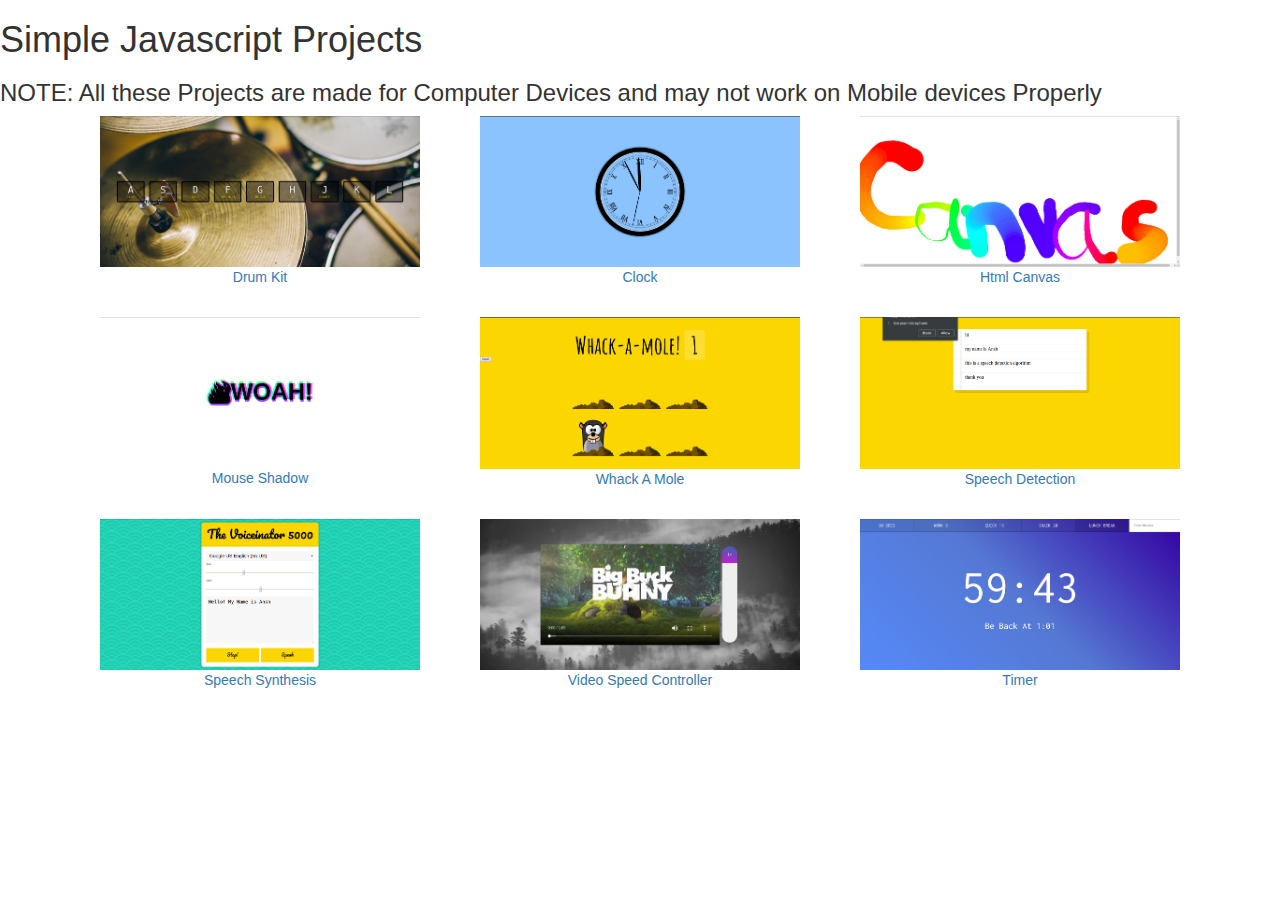
<file: index.html>
<!DOCTYPE html>
<html lang="en">
<head>
    <meta charset="UTF-8">
    <meta name="viewport" content="width=device-width, initial-scale=1.0">
    <meta http-equiv="X-UA-Compatible" content="ie=edge">
    <title>Document</title>
    <link rel="stylesheet" href="bootstrap.css">
    <style>
        p{
            text-align: center;
            padding: 10px 0 20px 0;
        }
        body{
            margin: 0;
        }
    </style>
</head>
<body>
    <h1>Simple Javascript Projects</h1>
    <h3>NOTE: All these Projects are made for Computer Devices and may not work on Mobile devices Properly</h3>
    <div class="container">
        <div class="col-md-12 col-xs-12 col-sm-12">
            <div class="row">
        <div class="col-md-4">
            <a href="DrumKit/DrumKit.html"><img class="col-md-12 col-xs-12 col-sm-12" src="DrumKit/Screenshot from 2018-12-26 23-55-10.png" alt=""><br>
                <p>Drum Kit</p></a>
        </div>
        <div class="col-md-4">
            <a href="Clock/Clock.html"><img class="col-md-12 col-xs-12 col-sm-12" src="Clock/Screenshot from 2018-12-26 23-55-33.png" alt=""> <br><p> Clock</p></a>
        </div>
        <div class="col-md-4">
            <a href="Fun with HTML5 Canvas/Fun with HTML5 Canvas.html"><img class="col-md-12 col-xs-12 col-sm-12" src="Fun with HTML5 Canvas/Screenshot from 2018-12-26 23-56-32.png" alt=""><br><p> Html Canvas</p></a>
        </div>
    </div>
    <div class="row">
        <div class="col-md-4">
            <a href="Mouse Move Shadow/Mouse Move Shadow.html"><img class="col-md-12 col-xs-12 col-sm-12" src="Mouse Move Shadow/Screenshot from 2018-12-26 23-57-50.png" alt=""><br><p> Mouse Shadow</p></a>
        </div>
        <div class="col-md-4">
            <a href="Whack A Mole/Whack A Mole.html"><img class="col-md-12 col-xs-12 col-sm-12" src="Whack A Mole/Screenshot from 2018-12-27 00-03-20.png" alt=""> <br><p> Whack A Mole</p></a>
        </div>
        <div class="col-md-4">
            <a href="Speech Detection/Speech Detection.html"><img class="col-md-12 col-xs-12 col-sm-12" src="Speech Detection/Screenshot from 2018-12-26 23-59-50.png" alt=""><br><p> Speech Detection</p></a>
        </div>
    </div>
    <div class="row">
        <div class="col-md-4">
            <a href="Speech Synthesis/Speech Synthesis.html"><img class="col-md-12 col-xs-12 col-sm-12" src="Speech Synthesis/Screenshot from 2018-12-27 00-01-06.png" alt=""><br><p> Speech Synthesis</p></a>
        </div>
        <div class="col-md-4">
            <a href="Video Speed Controller/Video Speed Controller.html"><img class="col-md-12 col-xs-12 col-sm-12" src="Video Speed Controller/Screenshot from 2018-12-27 00-01-30.png" alt=""><br><p> Video Speed Controller</p></a>
        </div>
        <div class="col-md-4">
            <a href="Countdown Timer/Countdown Timer.html"><img class="col-md-12 col-xs-12 col-sm-12" src="Countdown Timer/Screenshot from 2018-12-27 00-01-59.png" alt=""><br><p> Timer</p></a>
        </div>
    </div>
    <div class="row">

    </div>
    </div>   
</div> 
</body>
</html>
</file>
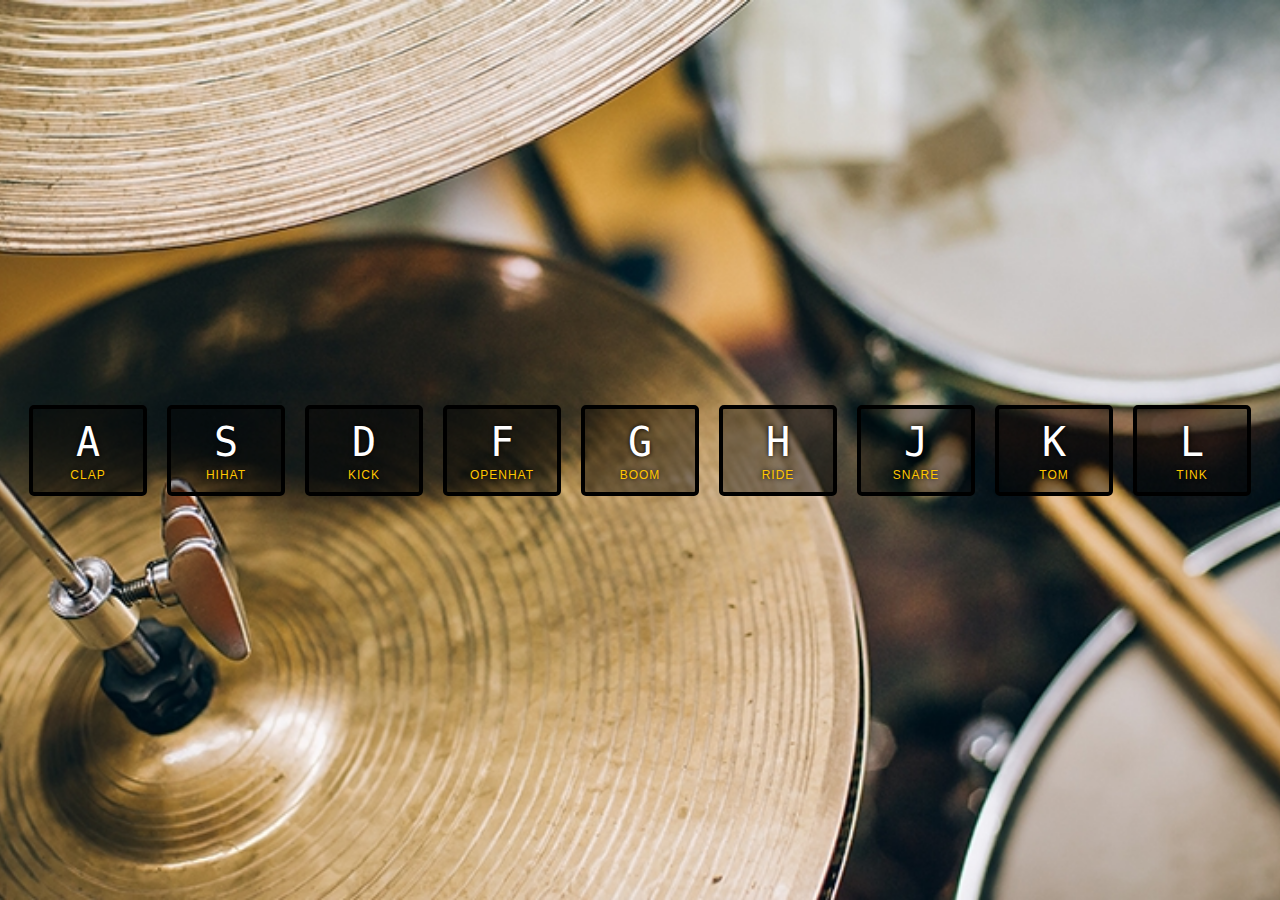
<file: 01 - DrumKit/DrumKit.html>
<!DOCTYPE html>
<html lang="en">
<head>
  <meta charset="UTF-8">
  <title>DrumKit</title>
  <link rel="stylesheet" href="DrumKit.css">
</head>
<body>

  <div class="keys">
    <div data-key="65" class="key">
      <kbd>A</kbd>
      <span class="sound">clap</span>
    </div>
    <div data-key="83" class="key">
      <kbd>S</kbd>
      <span class="sound">hihat</span>
    </div>
    <div data-key="68" class="key">
      <kbd>D</kbd>
      <span class="sound">kick</span>
    </div>
    <div data-key="70" class="key">
      <kbd>F</kbd>
      <span class="sound">openhat</span>
    </div>
    <div data-key="71" class="key">
      <kbd>G</kbd>
      <span class="sound">boom</span>
    </div>
    <div data-key="72" class="key">
      <kbd>H</kbd>
      <span class="sound">ride</span>
    </div>
    <div data-key="74" class="key">
      <kbd>J</kbd>
      <span class="sound">snare</span>
    </div>
    <div data-key="75" class="key">
      <kbd>K</kbd>
      <span class="sound">tom</span>
    </div>
    <div data-key="76" class="key">
      <kbd>L</kbd>
      <span class="sound">tink</span>
    </div>
  </div>

  <audio data-key="65" src="sounds/clap.wav"></audio>
  <audio data-key="83" src="sounds/hihat.wav"></audio>
  <audio data-key="68" src="sounds/kick.wav"></audio>
  <audio data-key="70" src="sounds/openhat.wav"></audio>
  <audio data-key="71" src="sounds/boom.wav"></audio>
  <audio data-key="72" src="sounds/ride.wav"></audio>
  <audio data-key="74" src="sounds/snare.wav"></audio>
  <audio data-key="75" src="sounds/tom.wav"></audio>
  <audio data-key="76" src="sounds/tink.wav"></audio>

<script>
  function removeTransition(e) {
    if (e.propertyName !== 'transform') return;
    e.target.classList.remove('playing');
  }

  function playSound(e) {
    const audio = document.querySelector(`audio[data-key="${e.keyCode}"]`);
    const key = document.querySelector(`div[data-key="${e.keyCode}"]`);
    if (!audio) return;

    key.classList.add('playing');
    audio.currentTime = 0;
    audio.play();
  }

  const keys = Array.from(document.querySelectorAll('.key'));
  keys.forEach(key => key.addEventListener('transitionend', removeTransition));
  window.addEventListener('keydown', playSound);
</script>


</body>
</html>
</file>
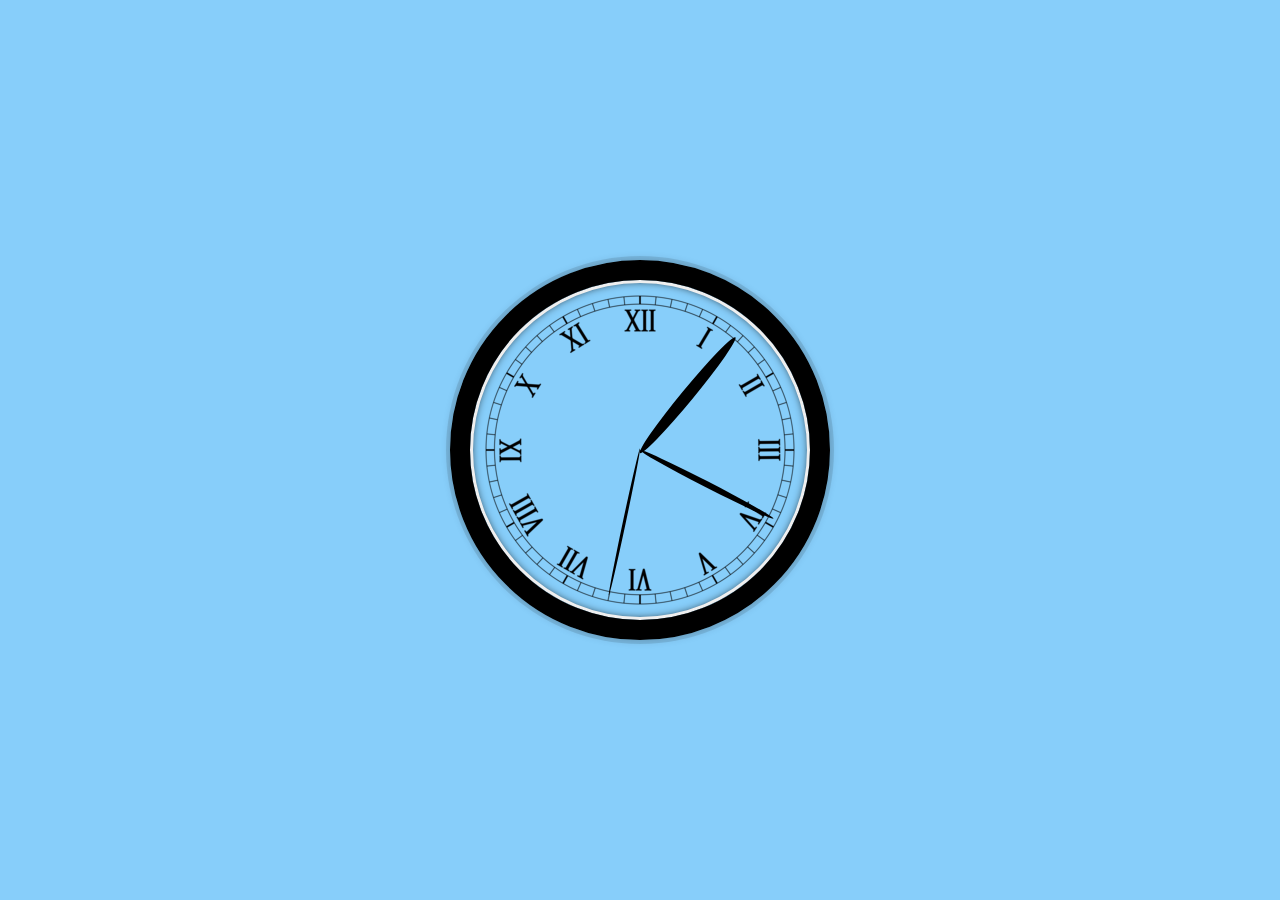
<file: 02 - Clock/Clock.html>
<!DOCTYPE html>
<html lang="en">
<head>
  <meta charset="UTF-8">
  <title>Clock</title>
  <link rel="stylesheet" href="Clock.css">
</head>
<body>

    <div class="clock">
      <div class="clock-face">
        <div class="hand hour-hand"></div>
        <div class="hand min-hand"></div>
        <div class="hand second-hand"></div>
      </div>
    </div>

<script>
  const secondHand = document.querySelector('.second-hand');
  const minsHand = document.querySelector('.min-hand');
  const hourHand = document.querySelector('.hour-hand');

  function setDate() {
    const now = new Date();

    const seconds = now.getSeconds();
    const secondsDegrees = ((seconds / 60) * 360) + 90;
    secondHand.style.transform = `rotate(${secondsDegrees}deg)`;

    const mins = now.getMinutes();
    const minsDegrees = ((mins / 60) * 360) + ((seconds/60)*6) + 90;
    minsHand.style.transform = `rotate(${minsDegrees}deg)`;

    const hour = now.getHours();
    const hourDegrees = ((hour / 12) * 360) + ((mins/60)*30) + 90;
    hourHand.style.transform = `rotate(${hourDegrees}deg)`;
  }

  setInterval(setDate, 1000);

  setDate();

</script>
</body>
</html>
</file>
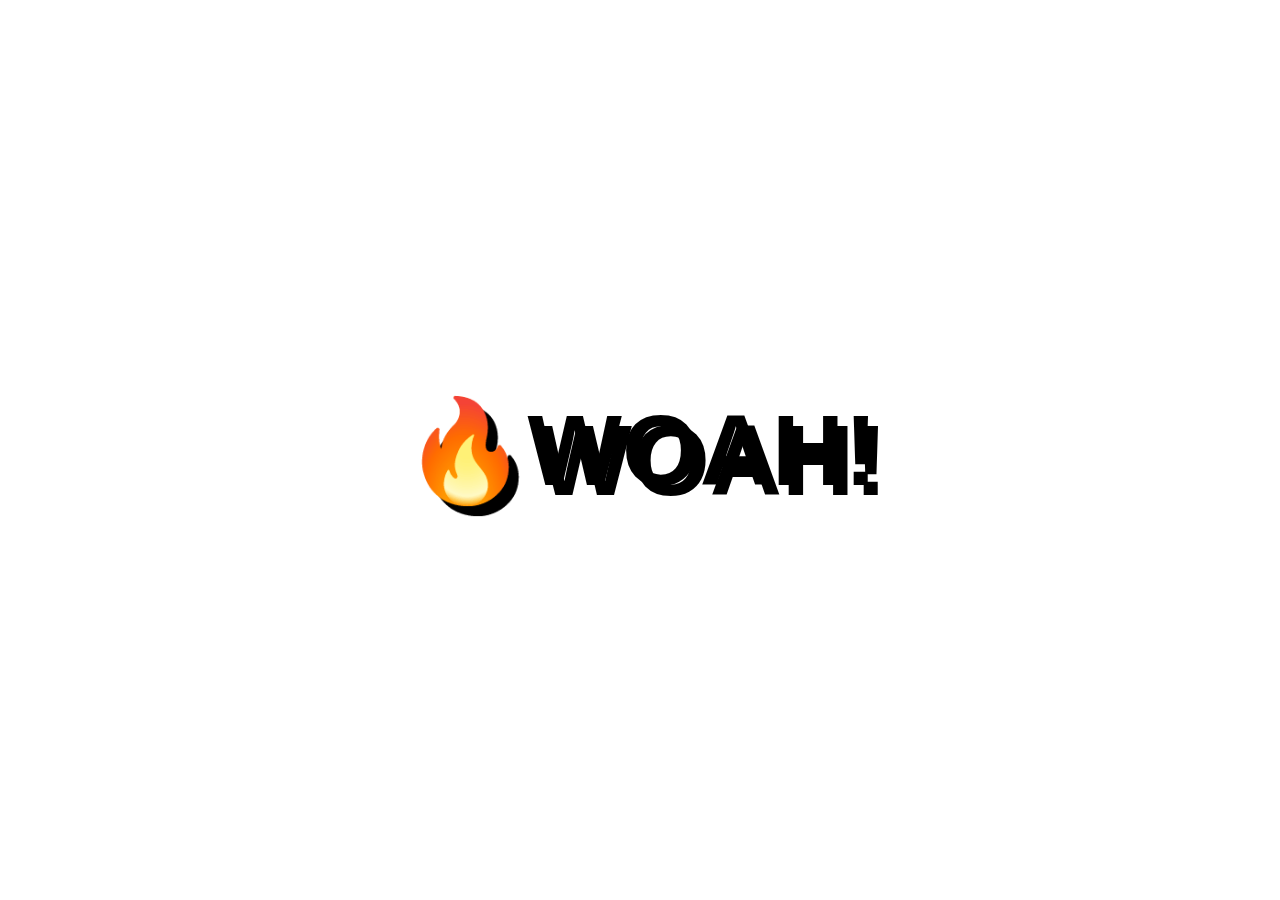
<file: 16 - Mouse Move Shadow/16 - Mouse Move Shadow.html>
<!DOCTYPE html>
<html lang="en">
<head>
  <meta charset="UTF-8">
  <title>Mouse Shadow</title>
</head>
<body>

  <div class="hero">
    <h1 contenteditable>🔥WOAH!</h1>
  </div>

  <style>
  html {
    color: black;
    font-family: sans-serif;
  }

  body {
    margin: 0;
  }

  .hero {
    min-height: 100vh;
    display: flex;
    justify-content: center;
    align-items: center;
    color: black;
  }

  h1 {
    text-shadow: 10px 10px 0 rgba(0,0,0,1);
    font-size: 100px;
  }
  </style>

<script>
  const hero = document.querySelector('.hero');
  const text = hero.querySelector('h1');
  const walk = 500; // 500px

  function shadow(e) {
    const { offsetWidth: width, offsetHeight: height } = hero;
    let { offsetX: x, offsetY: y } = e;

    if (this !== e.target) {
      x = x + e.target.offsetLeft;
      y = y + e.target.offsetTop;
    }

    const xWalk = Math.round((x / width * walk) - (walk / 2));
    const yWalk = Math.round((y / height * walk) - (walk / 2));

    text.style.textShadow = `
      ${xWalk}px ${yWalk}px 0 rgba(255,0,255,0.7),
      ${xWalk * -1}px ${yWalk}px 0 rgba(0,255,255,0.7),
      ${yWalk}px ${xWalk * -1}px 0 rgba(0,255,0,0.7),
      ${yWalk * -1}px ${xWalk}px 0 rgba(0,0,255,0.7)
    `;

  }

  hero.addEventListener('mousemove', shadow);
</script>
</body>
</html>
</file>
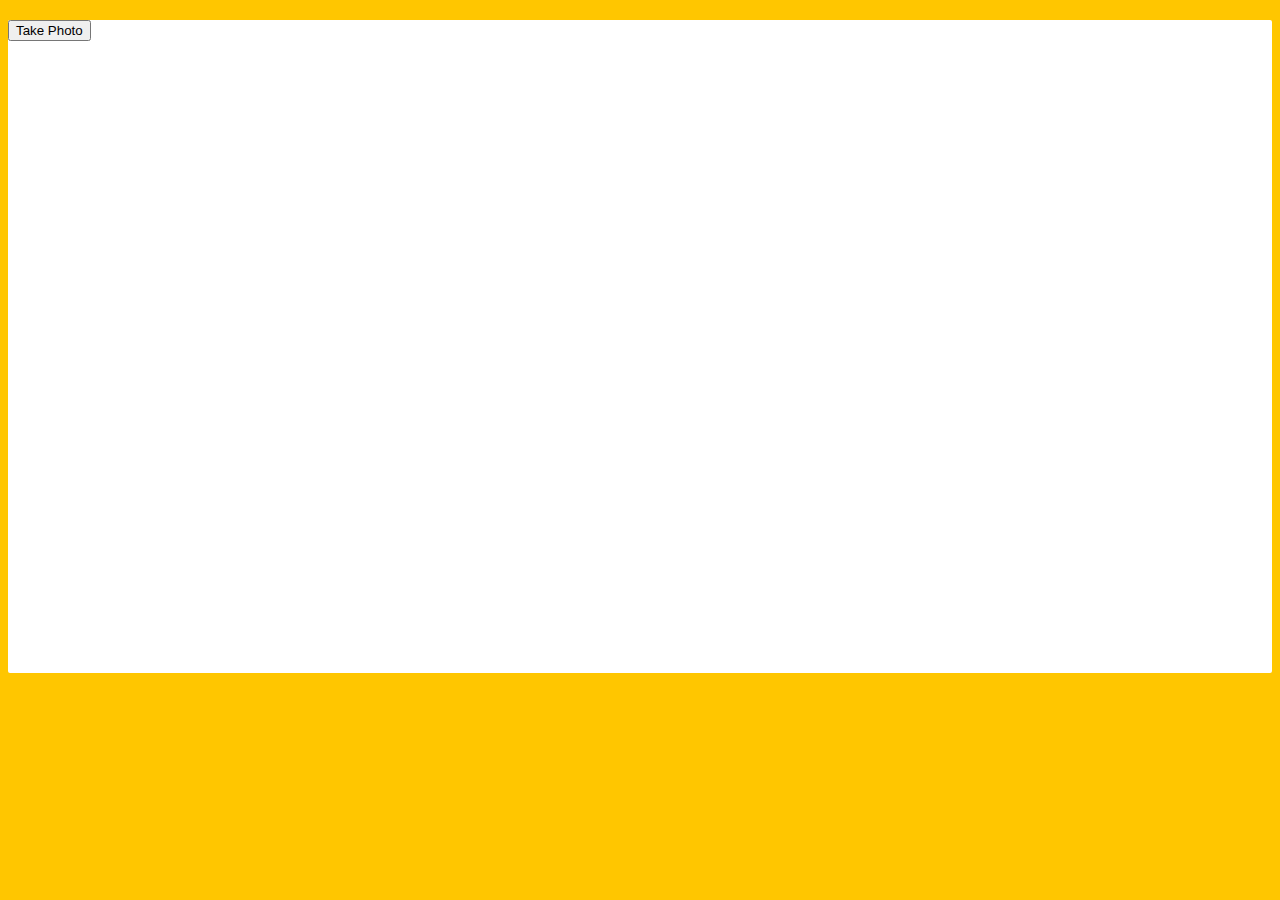
<file: 19 - Webcam Fun/19 - Webcam Fun.html>
<!DOCTYPE html>
<html lang="en">
<head>
  <meta charset="UTF-8">
  <title>Get User Media Code Along!</title>
  <link rel="stylesheet" href="style.css">
</head>
<body>

  <div class="photobooth">
    <div class="controls">
      <button onClick="takePhoto()">Take Photo</button>
<!--       <div class="rgb">
        <label for="rmin">Red Min:</label>
        <input type="range" min=0 max=255 name="rmin">
        <label for="rmax">Red Max:</label>
        <input type="range" min=0 max=255 name="rmax">

        <br>

        <label for="gmin">Green Min:</label>
        <input type="range" min=0 max=255 name="gmin">
        <label for="gmax">Green Max:</label>
        <input type="range" min=0 max=255 name="gmax">

        <br>

        <label for="bmin">Blue Min:</label>
        <input type="range" min=0 max=255 name="bmin">
        <label for="bmax">Blue Max:</label>
        <input type="range" min=0 max=255 name="bmax">
      </div> -->
    </div>

    <canvas class="photo"></canvas>
    <video class="player"></video>
    <div class="strip"></div>
  </div>

  <audio class="snap" src="http://wesbos.com/demos/photobooth/snap.mp3" hidden></audio>

  <script src="scripts.js"></script>

</body>
</html>
</file>
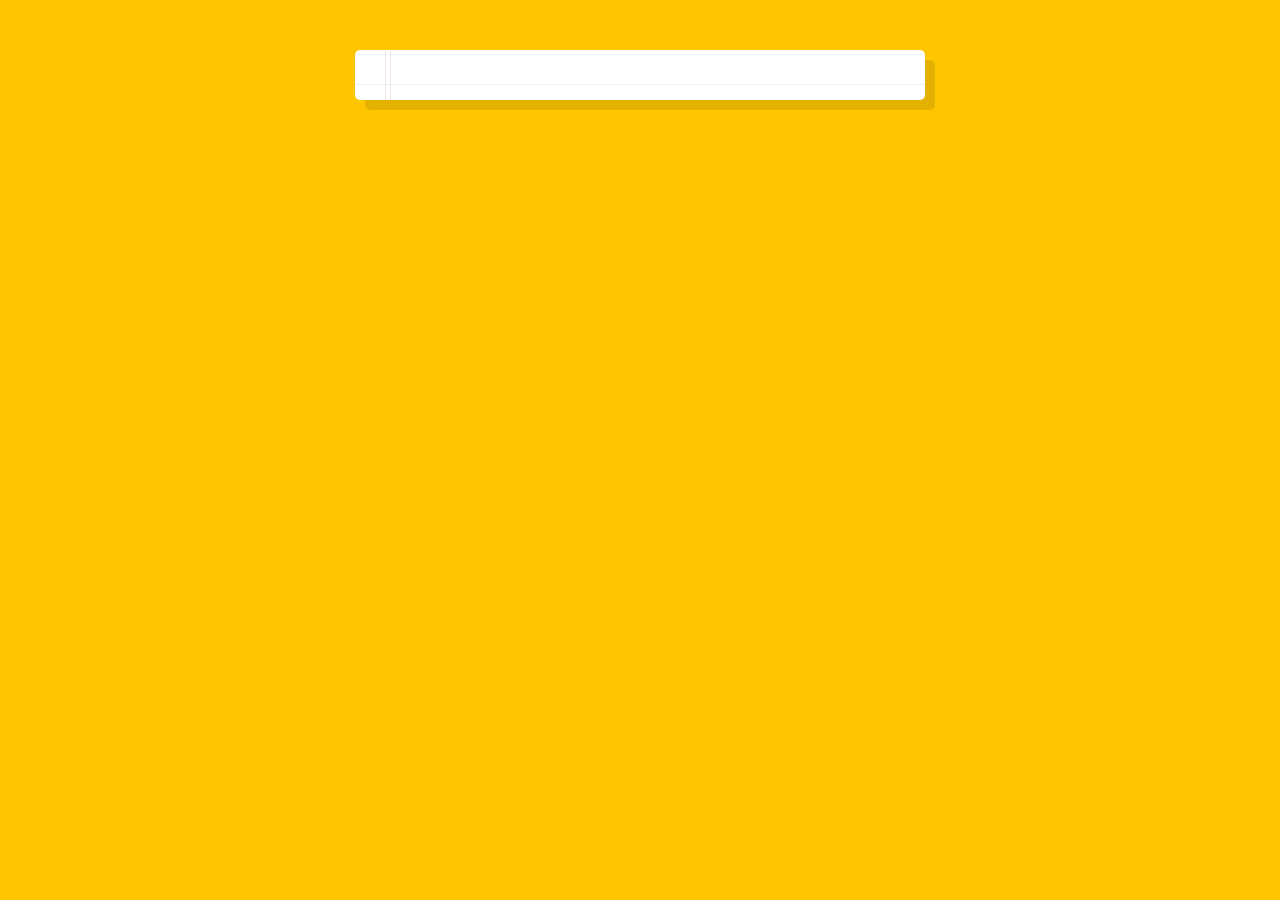
<file: 20 - Speech Detection/20 - Speech Detection.html>
<!DOCTYPE html>
<html lang="en">
<head>
  <meta charset="UTF-8">
  <title>Speech Detection</title>
</head>
<body>

  <div class="words" contenteditable>
  </div>

<script>
  window.SpeechRecognition = window.SpeechRecognition || window.webkitSpeechRecognition;

  const recognition = new SpeechRecognition();
  recognition.interimResults = true;
  recognition.lang = 'en-US';
  
  let p = document.createElement('p');
  const words = document.querySelector('.words');
  words.appendChild(p);

  recognition.addEventListener('result', e => {
    const transcript = Array.from(e.results)
      .map(result => result[0])
      .map(result => result.transcript)
      .join('');

      const poopScript = transcript.replace(/poop|poo|shit|dump/gi, '💩');
      p.textContent = poopScript;

      if (e.results[0].isFinal) {
        p = document.createElement('p');
        words.appendChild(p);
      }
  });

  recognition.addEventListener('end', recognition.start);

  recognition.start();

</script>


  <style>
    html {
      font-size: 10px;
    }

    body {
      background: #ffc600;
      font-family: 'helvetica neue';
      font-weight: 200;
      font-size: 20px;
    }

    .words {
      max-width: 500px;
      margin: 50px auto;
      background: white;
      border-radius: 5px;
      box-shadow: 10px 10px 0 rgba(0,0,0,0.1);
      padding: 1rem 2rem 1rem 5rem;
      background: -webkit-gradient(linear, 0 0, 0 100%, from(#d9eaf3), color-stop(4%, #fff)) 0 4px;
      background-size: 100% 3rem;
      position: relative;
      line-height: 3rem;
    }
    
    p {
      margin: 0 0 3rem;
    }

    .words:before {
      content: '';
      position: absolute;
      width: 4px;
      top: 0;
      left: 30px;
      bottom: 0;
      border: 1px solid;
      border-color: transparent #efe4e4;
    }
  </style>

</body>
</html>
</file>
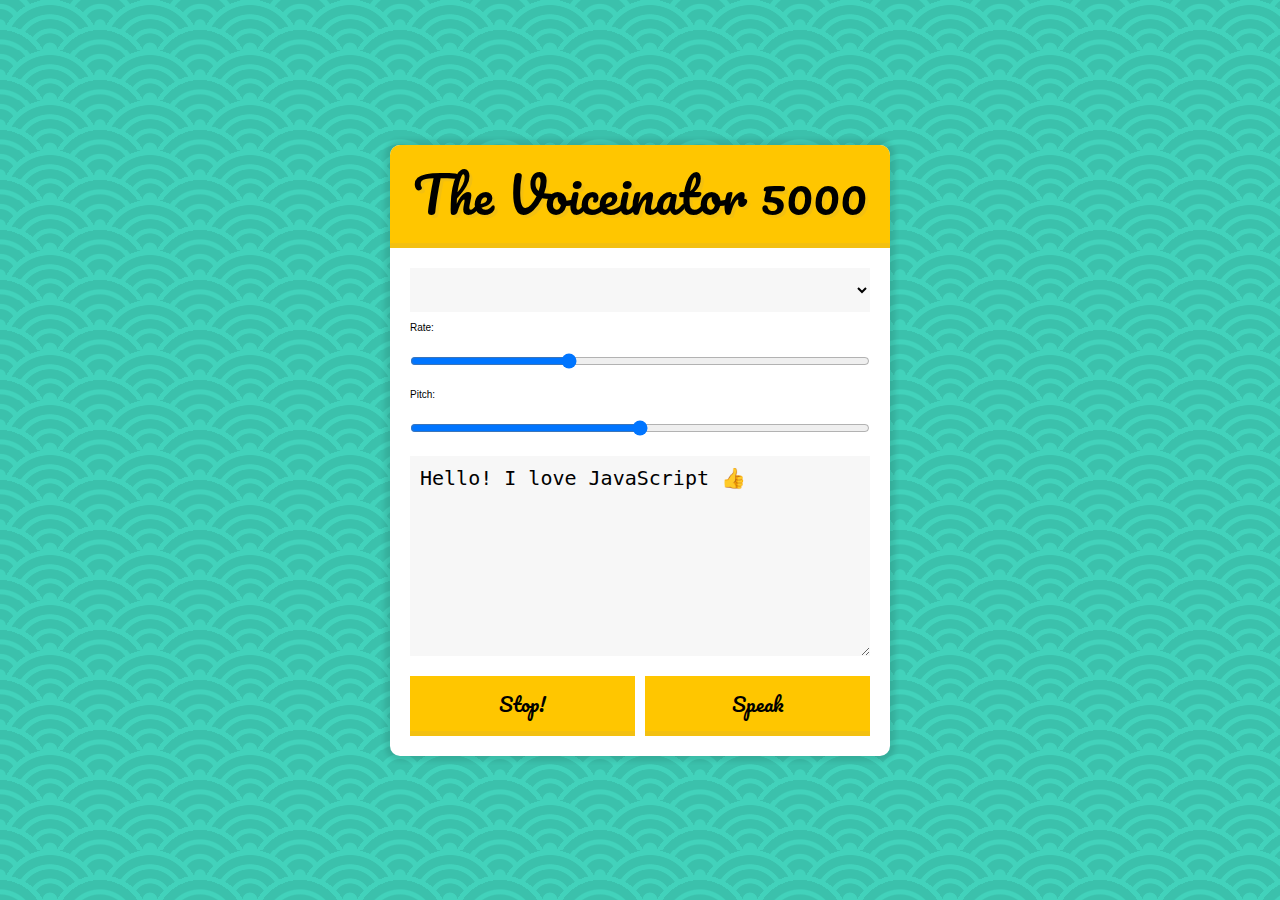
<file: 23 - Speech Synthesis/23 - Speech Synthesis.html>
<!DOCTYPE html>
<html lang="en">
<head>
  <meta charset="UTF-8">
  <title>Speech Synthesis</title>
  <link href='https://fonts.googleapis.com/css?family=Pacifico' rel='stylesheet' type='text/css'>
  <link rel="stylesheet" href="style.css">
</head>
<body>

    <div class="voiceinator">

      <h1>The Voiceinator 5000</h1>

      <select name="voice" id="voices">
        <option value="">Select A Voice</option>
      </select>

      <label for="rate">Rate:</label>
      <input name="rate" type="range" min="0" max="3" value="1" step="0.1">

      <label for="pitch">Pitch:</label>

      <input name="pitch" type="range" min="0" max="2" step="0.1">
      <textarea name="text">Hello! I love JavaScript 👍</textarea>
      <button id="stop">Stop!</button>
      <button id="speak">Speak</button>

    </div>

<script>
  const msg = new SpeechSynthesisUtterance();
  let voices = [];
  const voicesDropdown = document.querySelector('[name="voice"]');
  const options = document.querySelectorAll('[type="range"], [name="text"]');
  const speakButton = document.querySelector('#speak');
  const stopButton = document.querySelector('#stop');
  msg.text = document.querySelector('[name="text"]').value;

  function populateVoices() {
    voices = this.getVoices();
    voicesDropdown.innerHTML = voices
      .filter(voice => voice.lang.includes('en'))
      .map(voice => `<option value="${voice.name}">${voice.name} (${voice.lang})</option>`)
      .join('');
  }

  function setVoice() {
    msg.voice = voices.find(voice => voice.name === this.value);
    toggle();
  }

  function toggle(startOver = true) {
    speechSynthesis.cancel();
    if (startOver) {
      speechSynthesis.speak(msg);
    }
  }

  function setOption() {
    console.log(this.name, this.value);
    msg[this.name] = this.value;
    toggle();
  }

  speechSynthesis.addEventListener('voiceschanged', populateVoices);
  voicesDropdown.addEventListener('change', setVoice);
  options.forEach(option => option.addEventListener('change', setOption));
  speakButton.addEventListener('click', toggle);
  stopButton.addEventListener('click', () => toggle(false));

</script>

</body>
</html>
</file>
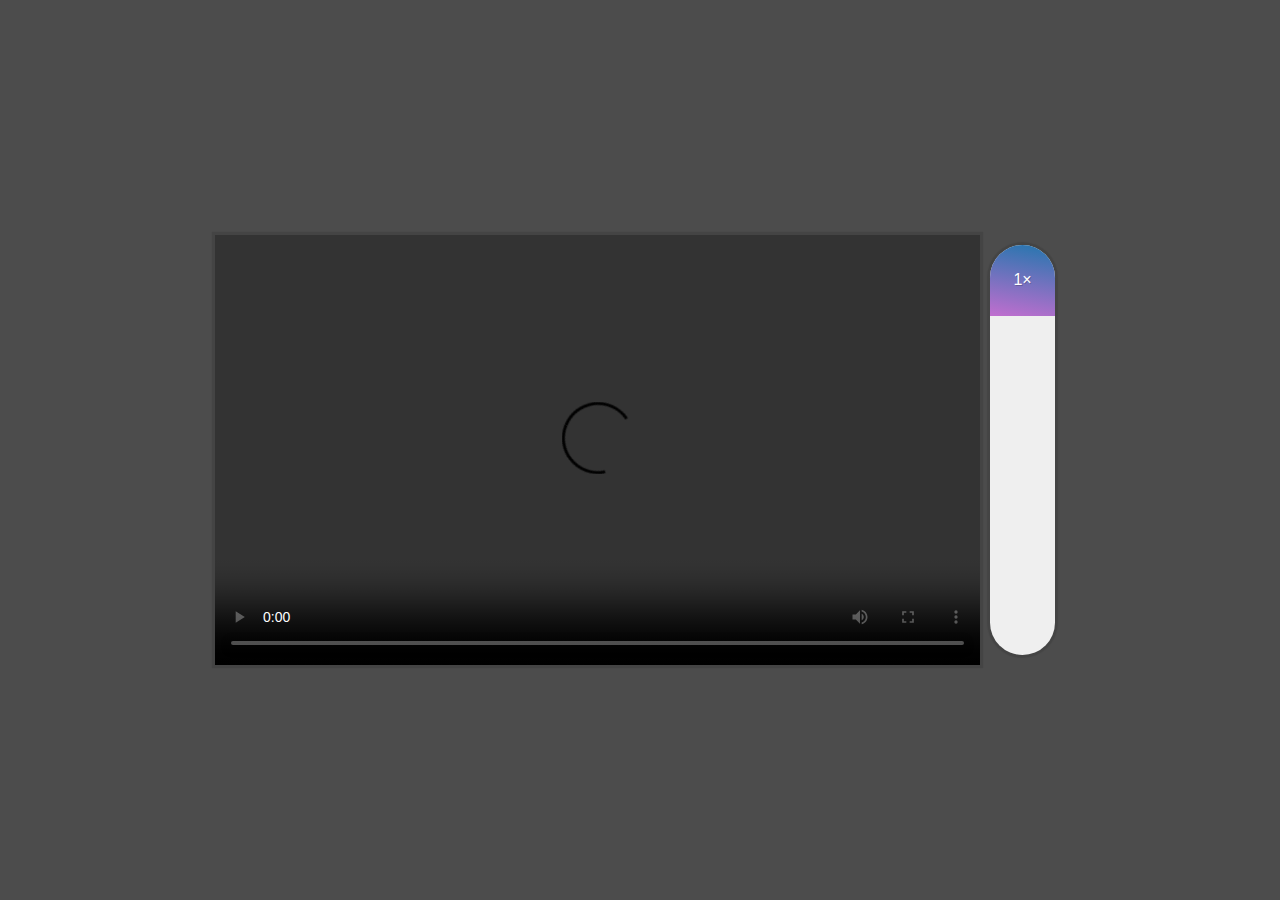
<file: 28 - Video Speed Controller/28 - Video Speed Controller.html>
<!DOCTYPE html>
<html lang="en">
<head>
  <meta charset="UTF-8">
  <title>Video Speed Scrubber</title>
  <link rel="stylesheet" href="style.css">
</head>
<body>

  <div class="wrapper">
    <video class="flex" width="765" height="430" src="http://clips.vorwaerts-gmbh.de/VfE_html5.mp4" loop controls></video>
    <p>
    <div class="speed">
      <div class="speed-bar">1×</div>
    </div>
  </div>

<script>
  const speed = document.querySelector('.speed');
  const bar = speed.querySelector('.speed-bar');
  const video = document.querySelector('.flex');

  function handleMove(e) {
      const y = e.pageY - this.offsetTop;
      const percent = y / this.offsetHeight;
      const min = 0.4;
      const max = 4;
      const height = Math.round(percent * 100) + '%';
      const playbackRate = percent * (max - min) + min;
      bar.style.height = height;
      bar.textContent = playbackRate.toFixed(2) + '×';
      video.playbackRate = playbackRate;
    }

  speed.addEventListener('mousemove', handleMove);

</script>
</body>
</html>
</file>
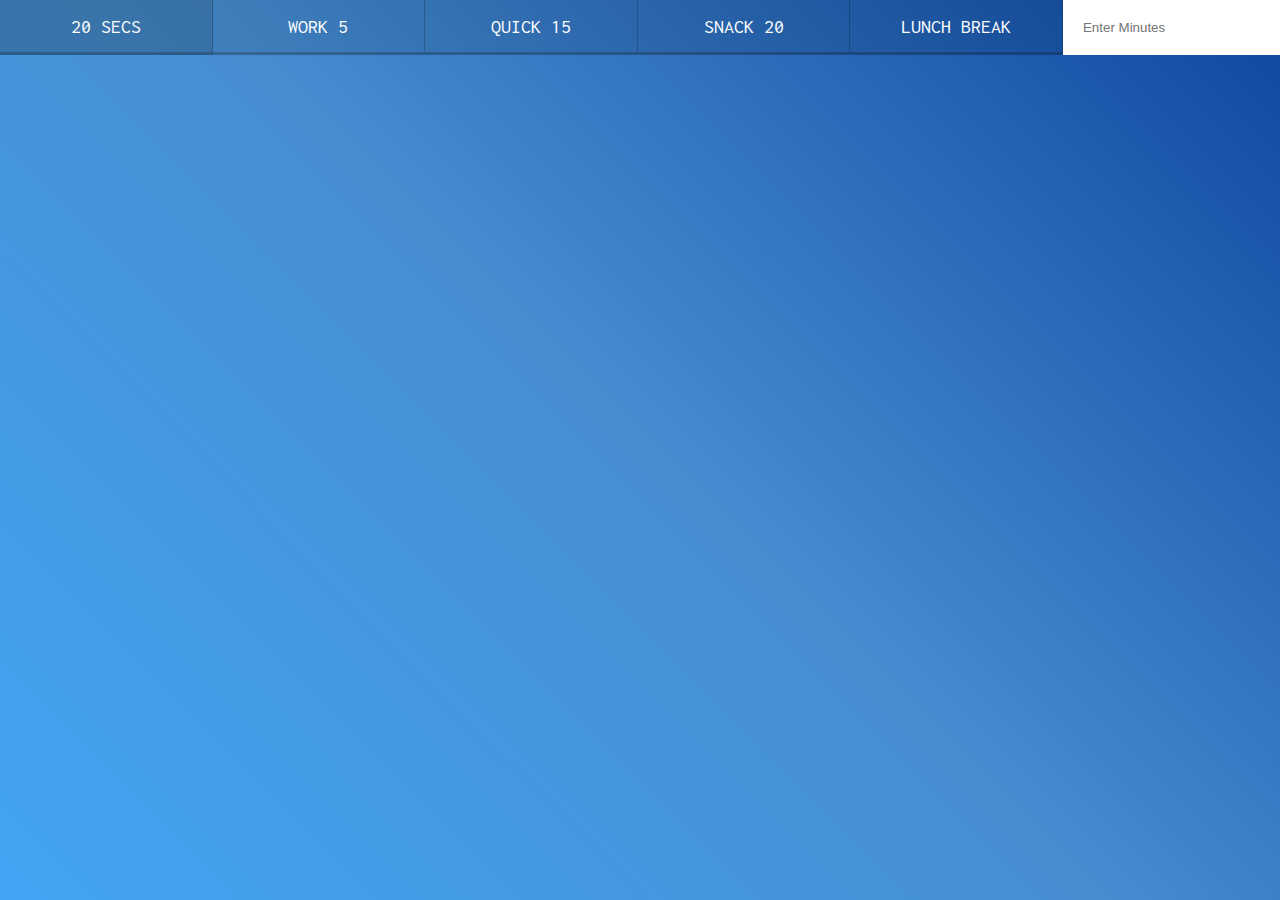
<file: 29 - Countdown Timer/29 - Countdown Timer.html>
<!DOCTYPE html>
<html lang="en">
<head>
  <meta charset="UTF-8">
  <title>Countdown Timer</title>
  <link href='https://fonts.googleapis.com/css?family=Inconsolata' rel='stylesheet' type='text/css'>
  <link rel="stylesheet" href="style.css">
</head>
<body>
  <div class="timer">
    <div class="timer__controls">
      <button data-time="20" class="timer__button">20 Secs</button>
      <button data-time="300" class="timer__button">Work 5</button>
      <button data-time="900" class="timer__button">Quick 15</button>
      <button data-time="1200" class="timer__button">Snack 20</button>
      <button data-time="3600" class="timer__button">Lunch Break</button>
      <form name="customForm" id="custom">
        <input type="text" name="minutes" placeholder="Enter Minutes">
      </form>
    </div>
    <div class="display">
      <h1 class="display__time-left"></h1>
      <p class="display__end-time"></p>
    </div>
  </div>

  <script src="scripts.js"></script>
</body>
</html>
</file>
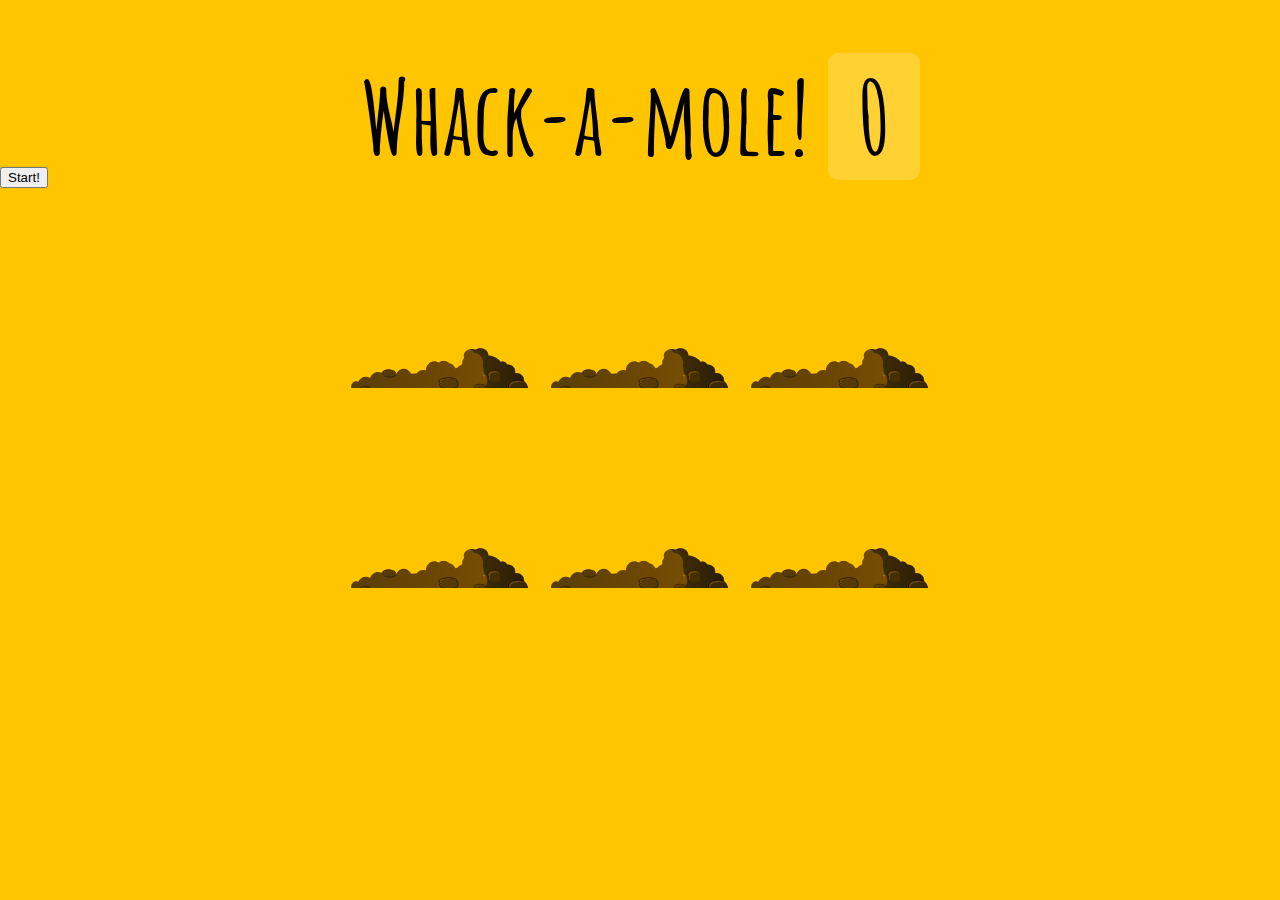
<file: 30 - Whack A Mole/30 - Whack A Mole.html>
<!DOCTYPE html>
<html lang="en">
<head>
  <meta charset="UTF-8">
  <title>Whack A Mole!</title>
  <link href='https://fonts.googleapis.com/css?family=Amatic+SC:400,700' rel='stylesheet' type='text/css'>
  <link rel="stylesheet" href="style.css">
</head>
<body>

  <h1>Whack-a-mole! <span class="score">0</span></h1>
  <button onClick="startGame()">Start!</button>

  <div class="game">
    <div class="hole hole1">
      <div class="mole"></div>
    </div>
    <div class="hole hole2">
      <div class="mole"></div>
    </div>
    <div class="hole hole3">
      <div class="mole"></div>
    </div>
    <div class="hole hole4">
      <div class="mole"></div>
    </div>
    <div class="hole hole5">
      <div class="mole"></div>
    </div>
    <div class="hole hole6">
      <div class="mole"></div>
    </div>
  </div>

<script>
  const holes = document.querySelectorAll('.hole');
  const scoreBoard = document.querySelector('.score');
  const moles = document.querySelectorAll('.mole');
  let lastHole;
  let timeUp = false;
  let score = 0;

  function randomTime(min, max) {
    return Math.round(Math.random() * (max - min) + min);
  }

  function randomHole(holes) {
    const idx = Math.floor(Math.random() * holes.length);
    const hole = holes[idx];
    if (hole === lastHole) {
      console.log('Ah nah thats the same one bud');
      return randomHole(holes);
    }
    lastHole = hole;
    return hole;
  }

  function peep() {
    const time = randomTime(400, 1000);
    const hole = randomHole(holes);
    hole.classList.add('up');
    setTimeout(() => {
      hole.classList.remove('up');
      if (!timeUp) peep();
    }, time);
  }

  function startGame() {
    scoreBoard.textContent = 0;
    timeUp = false;
    score = 0;
    peep();
    setTimeout(() => timeUp = true, 30000)
  }

  function bonk(e) {
    if(!e.isTrusted) return; // cheater!
    score++;
    this.parentNode.classList.remove('up');
    scoreBoard.textContent = score;
  }

  moles.forEach(mole => mole.addEventListener('click', bonk));

</script>
</body>
</html>
</file>
<file: 01 - DrumKit/DrumKit.css>
html {
    font-size: 10px;
    background: url(Drums.jpg) bottom center;
    background-size: cover;
  }
  
  body,html {
    margin: 0;
    padding: 0;
    font-family: sans-serif;
  }
  
  .keys {
    display: flex;
    flex: 1;
    min-height: 100vh;
    align-items: center;
    justify-content: center;
  }
  
  .key {
    border: .4rem solid black;
    border-radius: .5rem;
    margin: 1rem;
    font-size: 1.5rem;
    padding: 1rem .5rem;
    transition: all .07s ease;
    width: 10rem;
    text-align: center;
    color: white;
    background: rgba(0,0,0,0.4);
    text-shadow: 0 0 .5rem black;
  }
  
  .playing {
    transform: scale(1.1);
    border-color: #ffc600;
    box-shadow: 0 0 1rem #ffc600;
  }
  
  kbd {
    display: block;
    font-size: 4rem;
  }
  
  .sound {
    font-size: 1.2rem;
    text-transform: uppercase;
    letter-spacing: .1rem;
    color: #ffc600;
  }
</file>
<file: 02 - Clock/Clock.css>
html {
  background: lightskyblue;
  background-size: cover;
  font-family: "helvetica neue";
  text-align: center;
  font-size: 10px;
}

body {
  margin: 0;
  font-size: 2rem;
  display: flex;
  flex: 1;
  min-height: 100vh;
  align-items: center;
}

.clock {
  width: 30rem;
  height: 30rem;
  border: 20px solid black;
  border-radius: 50%;
  margin: 50px auto;
  position: relative;
  padding: 2rem;
  box-shadow: 0 0 0 4px rgba(0, 0, 0, 0.1), inset 0 0 0 3px #efefef,
    inset 0 0 10px black, 0 0 10px rgba(0, 0, 0, 0.2);
    background: url(clock.png);
}

.clock-face {
  position: relative;
  width: 100%;
  height: 100%;
  transform: translateY(-3px); /* account for the height of the clock hands */
}

.hand {
  width: 50%;
  height: 6px;
  background: black;
  position: absolute;
  top: 50%;
  transform-origin: 100%;
  transform: rotate(90deg);
  transition: all 0.05s;
  transition-timing-function: cubic-bezier(0.1, 2.7, 0.58, 1);
  border-radius: 50%;
}

.hour-hand {
  width: 50%;
  height: 12px;
  background: black;
  position: absolute;
  top: 50%;
  transform-origin: 100%;
  transform: rotate(90deg);
  transition: all 0.05s;
  transition-timing-function: cubic-bezier(0.1, 2.7, 0.58, 1);
}

.second-hand {
  width: 50%;
  height: 3px;
  background: black;
  position: absolute;
  top: 50%;
  transform-origin: 100%;
  transform: rotate(90deg);
  transition: all 0.05s;
  transition-timing-function: cubic-bezier(0.1, 2.7, 0.58, 1);
}
</file>
<file: 19 - Webcam Fun/style.css>
html {
  box-sizing: border-box;
}

*, *:before, *:after {
  box-sizing: inherit;
}

html {
  font-size: 10px;
  background: #ffc600;
}

.photobooth {
  background: white;
  max-width: 150rem;
  margin: 2rem auto;
  border-radius: 2px;
}

/*clearfix*/
.photobooth:after {
  content: '';
  display: block;
  clear: both;
}

.photo {
  width: 100%;
  float: left;
}

.player {
  position: absolute;
  top: 20px;
  right: 20px;
  width:200px;
}

/*
  Strip!
*/

.strip {
  padding: 2rem;
}

.strip img {
  width: 100px;
  overflow-x: scroll;
  padding: 0.8rem 0.8rem 2.5rem 0.8rem;
  box-shadow: 0 0 3px rgba(0,0,0,0.2);
  background: white;
}

.strip a:nth-child(5n+1) img { transform: rotate(10deg); }
.strip a:nth-child(5n+2) img { transform: rotate(-2deg); }
.strip a:nth-child(5n+3) img { transform: rotate(8deg); }
.strip a:nth-child(5n+4) img { transform: rotate(-11deg); }
.strip a:nth-child(5n+5) img { transform: rotate(12deg); }
</file>
<file: 23 - Speech Synthesis/style.css>
html {
  font-size: 10px;
  box-sizing: border-box;
}

*, *:before, *:after {
  box-sizing: inherit;
}

body {
  margin: 0;
  padding: 0;
  font-family: sans-serif;
  background-color: #3BC1AC;
  display: flex;
  min-height: 100vh;
  align-items: center;

  background-image:
  radial-gradient(circle at 100% 150%, #3BC1AC 24%, #42D2BB 25%, #42D2BB 28%, #3BC1AC 29%, #3BC1AC 36%, #42D2BB 36%, #42D2BB 40%, transparent 40%, transparent),
  radial-gradient(circle at 0    150%, #3BC1AC 24%, #42D2BB 25%, #42D2BB 28%, #3BC1AC 29%, #3BC1AC 36%, #42D2BB 36%, #42D2BB 40%, transparent 40%, transparent),
  radial-gradient(circle at 50%  100%, #42D2BB 10%, #3BC1AC 11%, #3BC1AC 23%, #42D2BB 24%, #42D2BB 30%, #3BC1AC 31%, #3BC1AC 43%, #42D2BB 44%, #42D2BB 50%, #3BC1AC 51%, #3BC1AC 63%, #42D2BB 64%, #42D2BB 71%, transparent 71%, transparent),
  radial-gradient(circle at 100% 50%, #42D2BB 5%, #3BC1AC 6%, #3BC1AC 15%, #42D2BB 16%, #42D2BB 20%, #3BC1AC 21%, #3BC1AC 30%, #42D2BB 31%, #42D2BB 35%, #3BC1AC 36%, #3BC1AC 45%, #42D2BB 46%, #42D2BB 49%, transparent 50%, transparent),
  radial-gradient(circle at 0    50%, #42D2BB 5%, #3BC1AC 6%, #3BC1AC 15%, #42D2BB 16%, #42D2BB 20%, #3BC1AC 21%, #3BC1AC 30%, #42D2BB 31%, #42D2BB 35%, #3BC1AC 36%, #3BC1AC 45%, #42D2BB 46%, #42D2BB 49%, transparent 50%, transparent);
  background-size:100px 50px;
}

.voiceinator {
  padding: 2rem;
  width: 50rem;
  margin: 0 auto;
  border-radius: 1rem;
  position: relative;
  background: white;
  overflow: hidden;
  z-index: 1;
  box-shadow: 0 0 5px 5px rgba(0,0,0,0.1);
}

h1 {
  width: calc(100% + 4rem);
  margin: -2rem 0 2rem -2rem;
  padding: .5rem;
  background: #ffc600;
  border-bottom: 5px solid #F3C010;
  text-align: center;
  font-size: 5rem;
  font-weight: 100;
  font-family: 'Pacifico', cursive;
  text-shadow: 3px 3px 0 #F3C010;
}

.voiceinator input,
.voiceinator button,
.voiceinator select,
.voiceinator textarea {
  width: 100%;
  display: block;
  margin: 10px 0;
  padding: 10px;
  border: 0;
  font-size: 2rem;
  background: #F7F7F7;
  outline: 0;
}

textarea {
  height: 20rem;
}

input[type="select"] {

}

.voiceinator button {
  background: #ffc600;
  border: 0;
  width: 49%;
  float: left;
  font-family: 'Pacifico', cursive;
  margin-bottom: 0;
  font-size: 2rem;
  border-bottom: 5px solid #F3C010;
  cursor: pointer;
  position: relative;
}

.voiceinator button:active {
  top: 2px;
}

.voiceinator button:nth-of-type(1) {
  margin-right: 2%;
}
</file>
<file: 28 - Video Speed Controller/style.css>
body {
  margin: 0;
  display: flex;
  justify-content: center;
  align-items: center;
  min-height: 100vh;
  background: #4C4C4C url('https://unsplash.it/1500/900?image=1021');
  background-size: cover;
  font-family: sans-serif;
}

.wrapper {
  width: 850px;
  display: flex;
}

video {
  box-shadow: 0 0 1px 3px rgba(0,0,0,0.1);
}

.speed {
  background: #efefef;
  flex: 1;
  display: flex;
  align-items: flex-start;
  margin: 10px;
  border-radius: 50px;
  box-shadow: 0 0 1px 3px rgba(0,0,0,0.1);
  overflow: hidden;
}

.speed-bar {
  width: 100%;
  background: linear-gradient(-170deg, #2376ae 0%, #c16ecf 100%);
  text-shadow: 1px 1px 0 rgba(0,0,0,0.2);
  display: flex;
  align-items: center;
  justify-content: center;
  padding: 2px;
  color: white;
  height: 16.3%;
}
</file>
<file: 29 - Countdown Timer/style.css>
html {
  box-sizing: border-box;
  font-size: 10px;
  background: #8E24AA;
  background: linear-gradient(45deg,  #42a5f5 0%,#478ed1 50%,#0d47a1 100%);
}

*, *:before, *:after {
  box-sizing: inherit;
}

body {
  margin: 0;
  text-align: center;
  font-family: 'Inconsolata', monospace;
}

.display__time-left {
  font-weight: 100;
  font-size: 20rem;
  margin: 0;
  color: white;
  text-shadow: 4px 4px 0 rgba(0,0,0,0.05);
}

.timer {
  display: flex;
  min-height: 100vh;
  flex-direction: column;
}

.timer__controls {
  display: flex;
}

.timer__controls > * {
  flex: 1;
}

.timer__controls form {
  flex: 1;
  display: flex;
}

.timer__controls input {
  flex: 1;
  border: 0;
  padding: 2rem;
}

.timer__button {
  background: none;
  border: 0;
  cursor: pointer;
  color: white;
  font-size: 2rem;
  text-transform: uppercase;
  background: rgba(0,0,0,0.1);
  border-bottom: 3px solid rgba(0,0,0,0.2);
  border-right: 1px solid rgba(0,0,0,0.2);
  padding: 1rem;
  font-family: 'Inconsolata', monospace;
}

.timer__button:hover,
.timer__button:focus {
  background: rgba(0,0,0,0.2);
  outline: 0;
}

.display {
  flex: 1;
  display: flex;
  flex-direction: column;
  align-items: center;
  justify-content: center;
}

.display__end-time {
  font-size: 4rem;
  color: white;
}
</file>
<file: 30 - Whack A Mole/style.css>
html {
  box-sizing: border-box;
  font-size: 10px;
  background: #ffc600;
}

*, *:before, *:after {
  box-sizing: inherit;
}

body {
  padding: 0;
  margin: 0;
  font-family: 'Amatic SC', cursive;
}

h1 {
  text-align: center;
  font-size: 10rem;
  line-height: 1;
  margin-bottom: 0;
}

.score {
  background: rgba(255,255,255,0.2);
  padding: 0 3rem;
  line-height: 1;
  border-radius: 1rem;
}

.game {
  width: 600px;
  height: 400px;
  display: flex;
  flex-wrap: wrap;
  margin: 0 auto;
}

.hole {
  flex: 1 0 33.33%;
  overflow: hidden;
  position: relative;
}

.hole:after {
  display: block;
  background: url(dirt.svg) bottom center no-repeat;
  background-size: contain;
  content: '';
  width: 100%;
  height:70px;
  position: absolute;
  z-index: 2;
  bottom: -30px;
}

.mole {
  background: url('mole.svg') bottom center no-repeat;
  background-size: 60%;
  position: absolute;
  top: 100%;
  width: 100%;
  height: 100%;
  transition:all 0.4s;
}

.hole.up .mole {
  top: 0;
}
</file>
